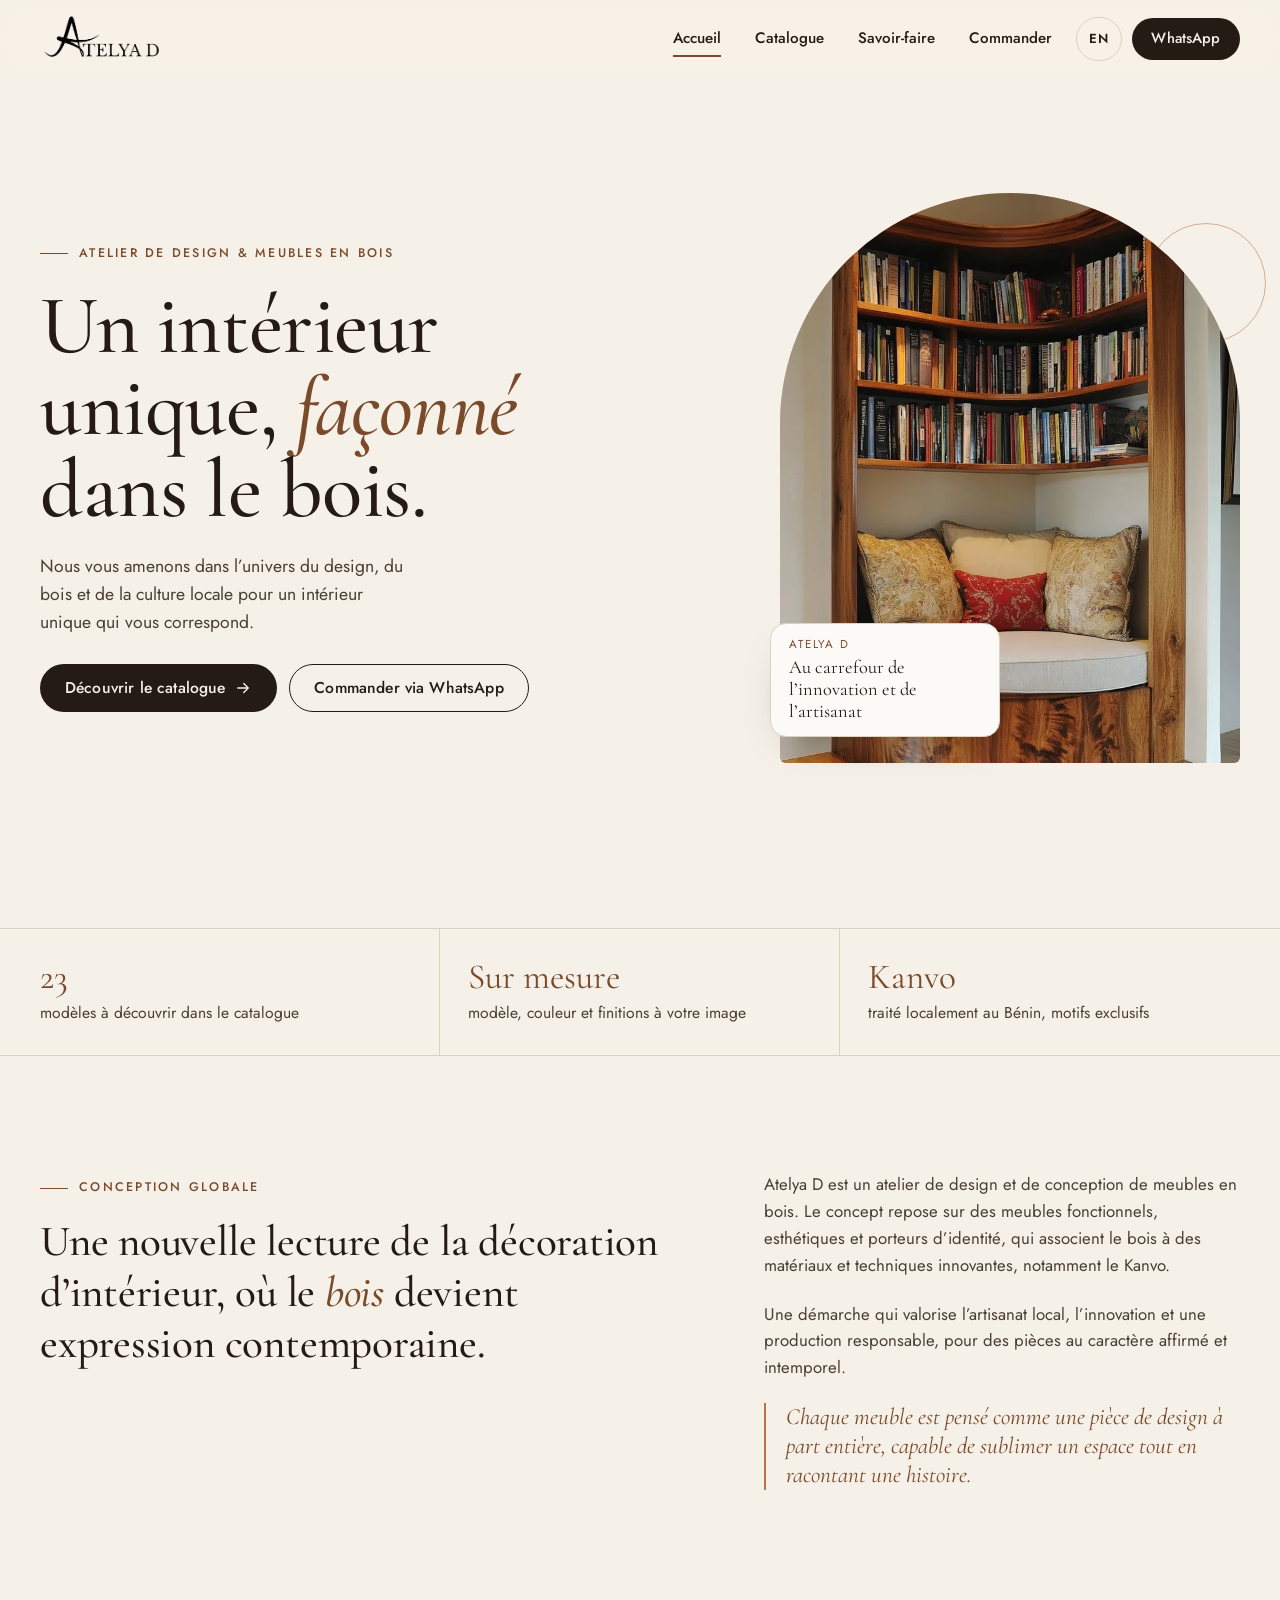
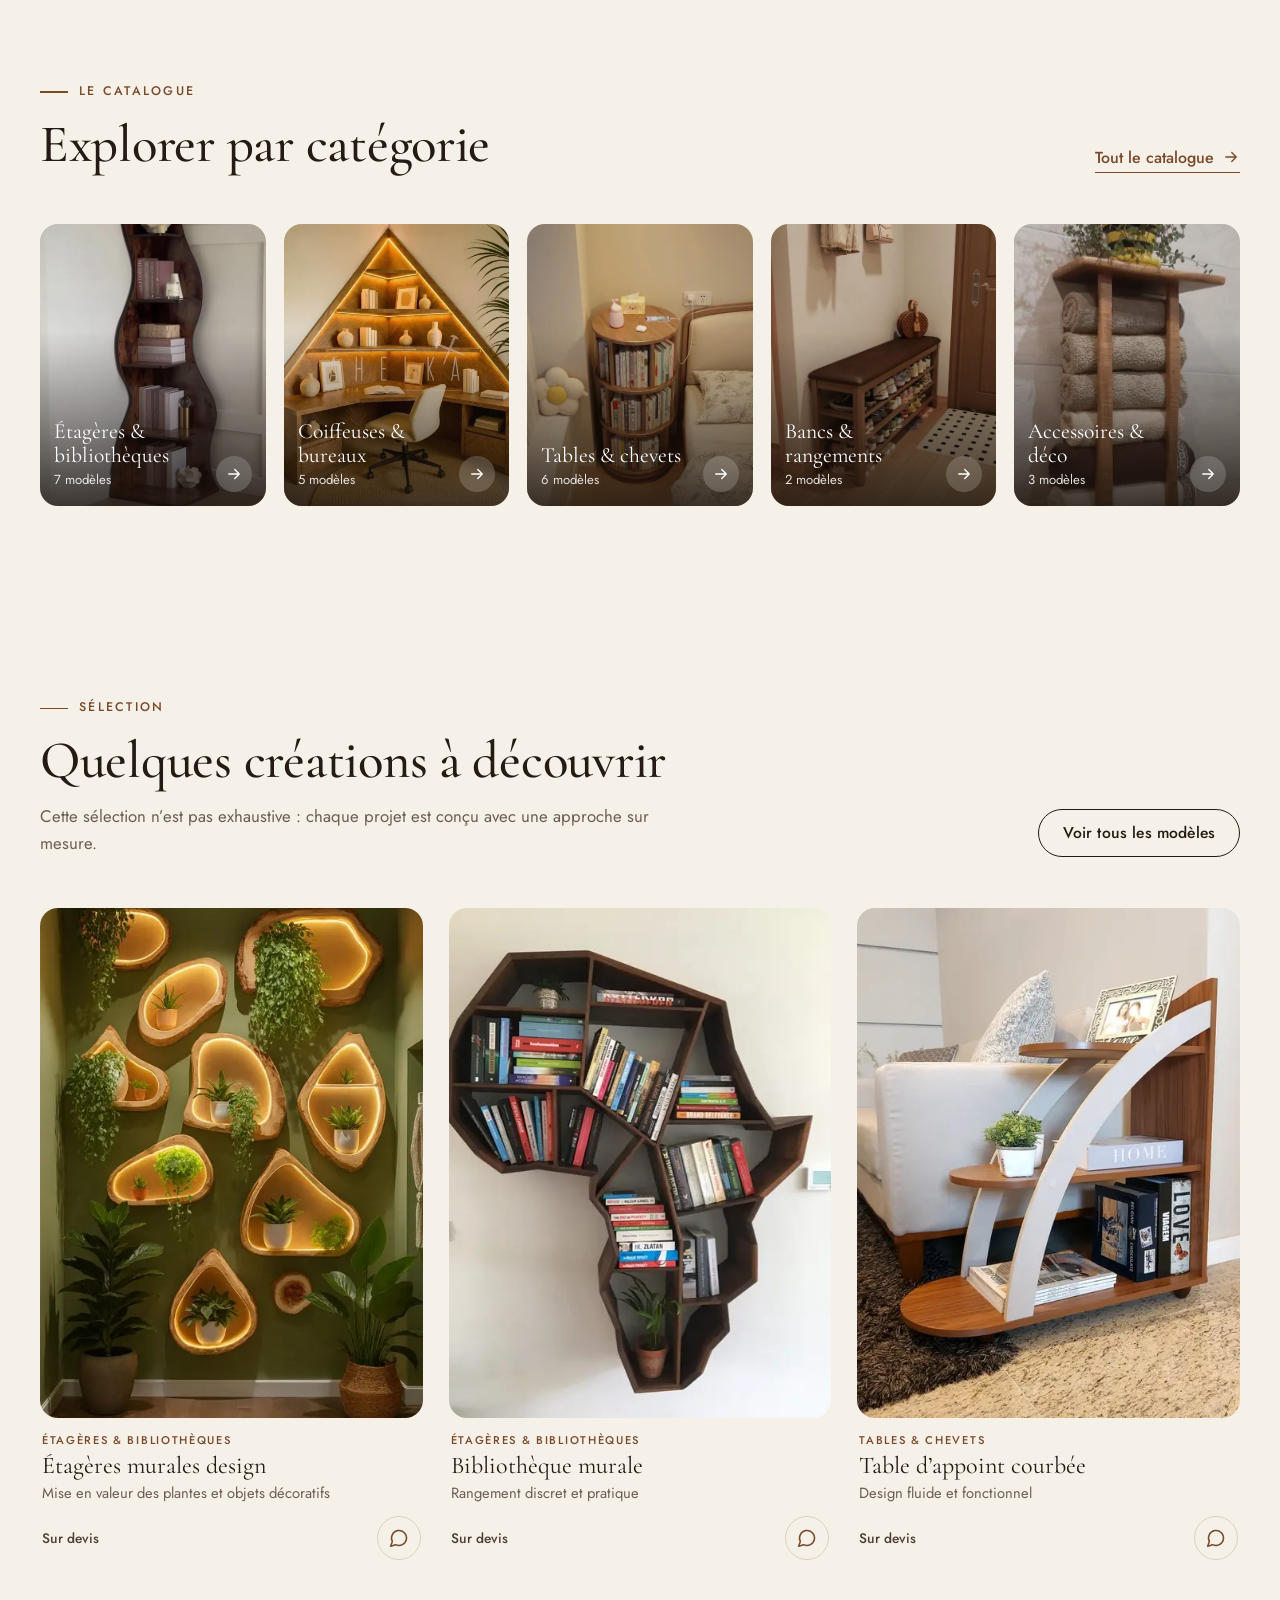
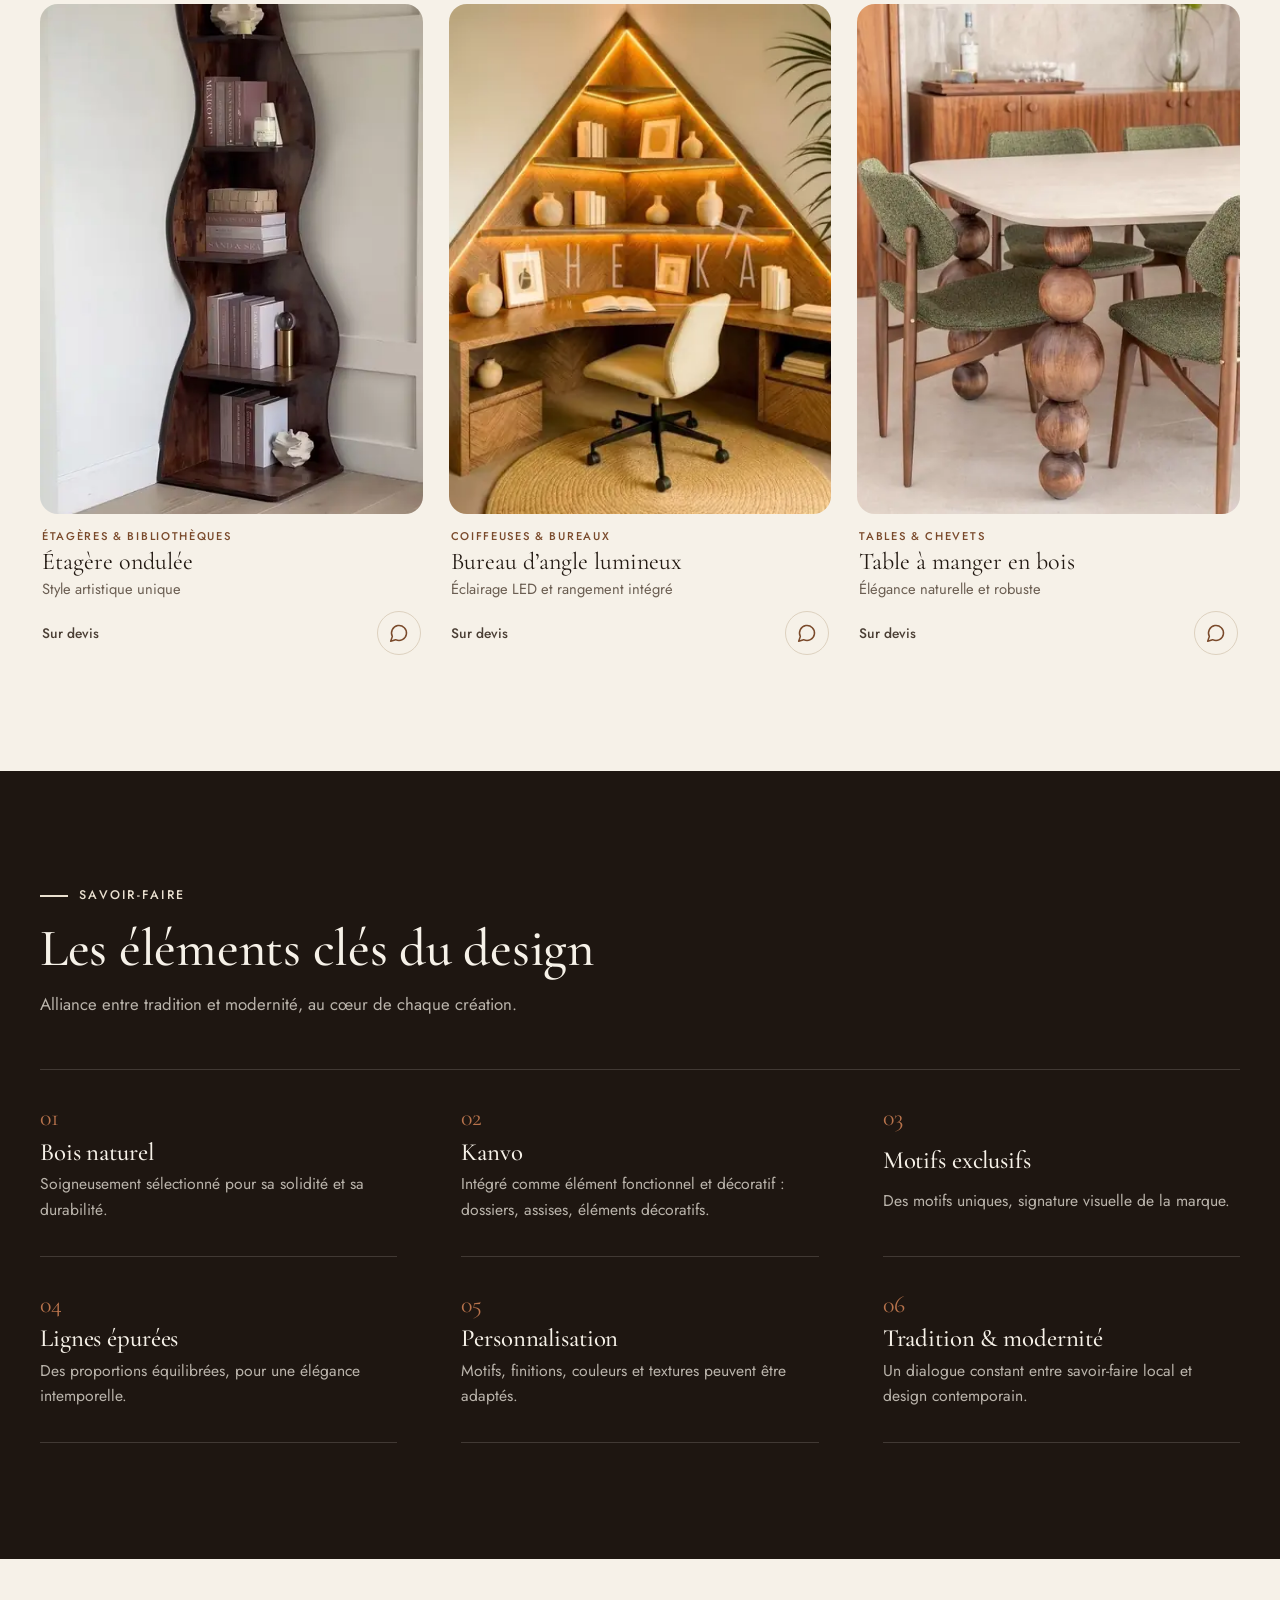
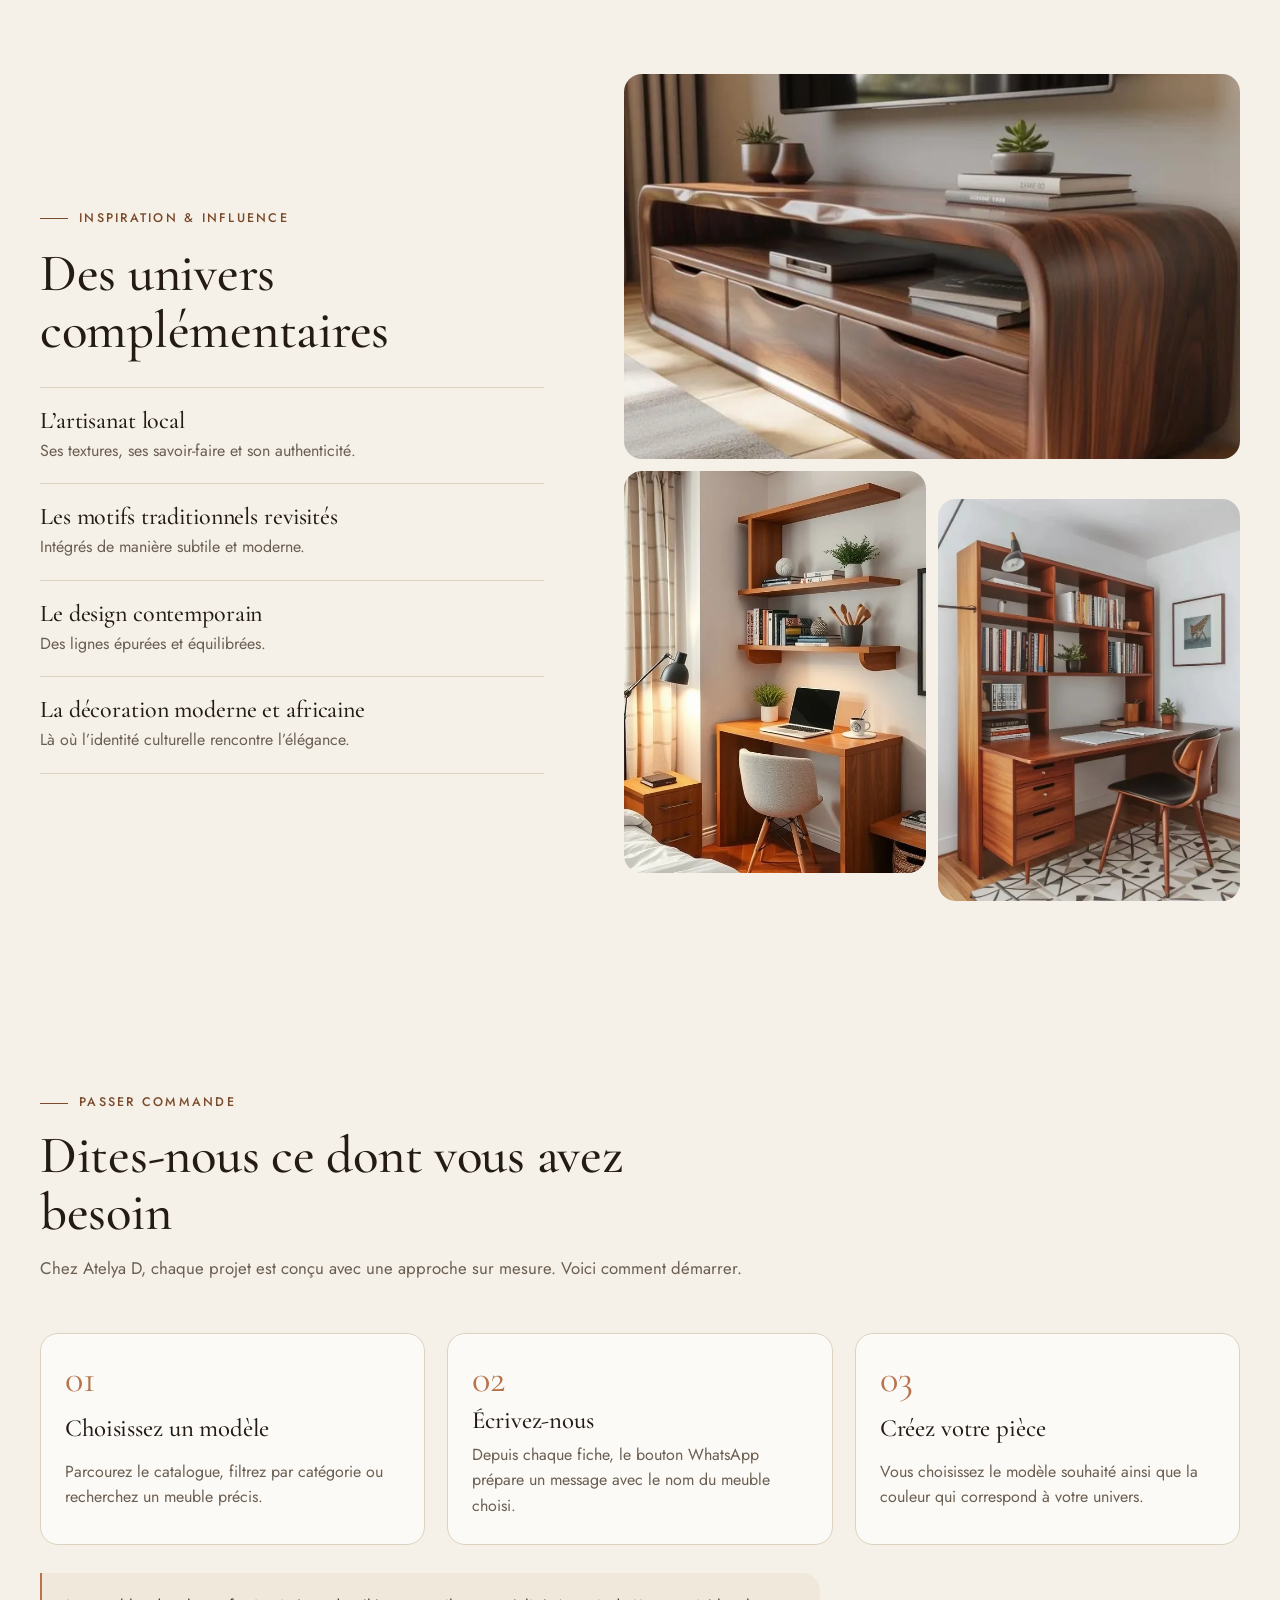
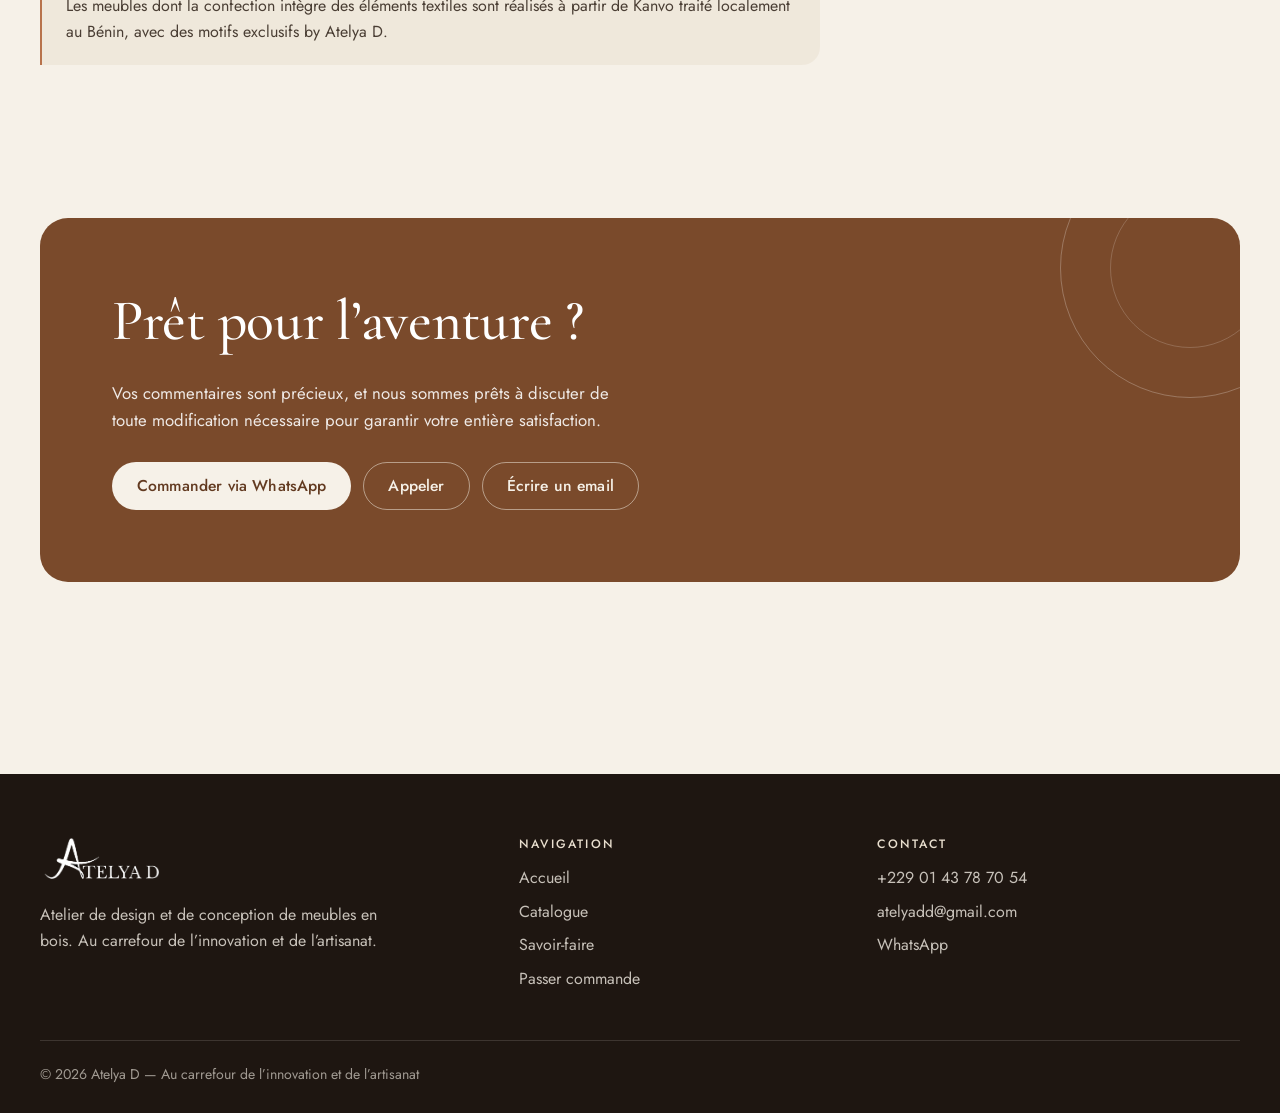
<file: index.html>
<!DOCTYPE html>
<html lang="fr">
<head>
  <meta charset="utf-8">
  <meta name="viewport" content="width=device-width, initial-scale=1">
  <title>Atelya D — Meubles en bois design &amp; sur mesure</title>
  <meta name="description" content="Atelya D, atelier de design et de conception de meubles en bois : étagères, coiffeuses, tables, bancs et accessoires sur mesure, au carrefour de l’innovation et de l’artisanat.">
  <meta name="theme-color" content="#f6f1e8">
  <link rel="canonical" href="https://atelyad.github.io/catalogue/">

  <meta property="og:type" content="website">
  <meta property="og:locale" content="fr_FR">
  <meta property="og:site_name" content="Atelya D">
  <meta property="og:title" content="Atelya D — Meubles en bois design & sur mesure">
  <meta property="og:description" content="Le design, le bois et la culture locale pour un intérieur unique qui vous correspond.">
  <meta property="og:url" content="https://atelyad.github.io/catalogue/">
  <meta property="og:image" content="https://atelyad.github.io/catalogue/images/og.jpg">
  <meta name="twitter:card" content="summary_large_image">

  <link rel="icon" type="image/png" sizes="32x32" href="images/favicon-32.png">
  <link rel="apple-touch-icon" href="images/apple-touch-icon.png">

  <link rel="preconnect" href="https://fonts.googleapis.com">
  <link rel="preconnect" href="https://fonts.gstatic.com" crossorigin>
  <link rel="stylesheet" href="https://fonts.googleapis.com/css2?family=Cormorant+Garamond:ital,wght@0,500;0,600;1,500&family=Jost:wght@400;500;600&display=swap">
  <link rel="stylesheet" href="assets/css/style.css">
  <link rel="preload" as="image" href="images/hero.webp" type="image/webp" fetchpriority="high">

  <script type="application/ld+json">
  {
    "@context": "https://schema.org",
    "@type": "Organization",
    "name": "Atelya D",
    "url": "https://atelyad.github.io/catalogue/",
    "logo": "https://atelyad.github.io/catalogue/images/logo.png",
    "description": "Atelier de design et de conception de meubles en bois, sur mesure.",
    "email": "atelyadd@gmail.com",
    "telephone": "+2290143787054",
    "slogan": "Au carrefour de l’innovation et de l’artisanat"
  }
  </script>
</head>
<body>
  <a class="skip-link" href="#contenu">Aller au contenu</a>

  <header class="site-header">
    <div class="container">
      <a class="brand" href="index.html" aria-label="Atelya D — accueil"><img src="images/logo.png" width="116" height="45" alt="Atelya D"></a>

      <nav class="site-nav" id="site-nav" aria-label="Navigation principale">
        <a class="nav-link" href="index.html" aria-current="page">Accueil</a>
        <a class="nav-link" href="catalogue.html">Catalogue</a>
        <a class="nav-link" href="#savoir-faire">Savoir-faire</a>
        <a class="nav-link" href="#commander">Commander</a>
        <a class="btn btn--accent" href="https://wa.me/2290143787054" data-wa="Bonjour Atelya D, je souhaite des informations sur vos meubles.">Commander via WhatsApp</a>
      </nav>

      <div class="header-actions">
        <button class="lang-btn notranslate" type="button" data-lang-toggle translate="no">EN</button>
        <a class="btn btn--primary btn--sm header-cta" href="https://wa.me/2290143787054" data-wa="Bonjour Atelya D, je souhaite des informations sur vos meubles.">WhatsApp</a>
        <button class="nav-toggle" type="button" aria-expanded="false" aria-controls="site-nav" aria-label="Ouvrir le menu"><span></span></button>
      </div>
    </div>
  </header>
  <div id="google_translate_element" aria-hidden="true"></div>

  <main id="contenu">

    <!-- HÉROS -->
    <section class="hero" aria-labelledby="hero-title">
      <div class="container hero__grid">
        <div class="hero__text">
          <span class="eyebrow">Atelier de design &amp; meubles en bois</span>
          <h1 id="hero-title">Un intérieur unique, <em>façonné</em> dans le bois.</h1>
          <p class="hero__lead">Nous vous amenons dans l’univers du design, du bois et de la culture locale pour un intérieur unique qui vous correspond.</p>
          <div class="hero__cta">
            <a class="btn btn--primary" href="catalogue.html">Découvrir le catalogue
              <svg viewBox="0 0 24 24" width="18" height="18" fill="none" stroke="currentColor" stroke-width="1.8" stroke-linecap="round" stroke-linejoin="round" aria-hidden="true"><path d="M5 12h14M13 6l6 6-6 6"/></svg>
            </a>
            <a class="btn btn--ghost" href="https://wa.me/2290143787054" data-wa="Bonjour Atelya D, je souhaite des informations sur vos meubles.">Commander via WhatsApp</a>
          </div>
        </div>

        <div class="hero__media">
          <div class="arch">
            <img src="images/hero.webp" width="736" height="1104" fetchpriority="high" alt="Coin lecture en bois massif avec étagères d’angle incurvées, assise capitonnée et coussins">
          </div>
          <div class="hero__badge"><small>Atelya D</small>Au carrefour de l’innovation et de l’artisanat</div>
          <span class="hero__ring" aria-hidden="true"></span>
        </div>
      </div>
    </section>

    <!-- CHIFFRES / PARTICULARITÉS -->
    <section class="facts" aria-label="Particularités d’Atelya D">
      <div class="container facts__grid">
        <div class="fact"><span class="fact__big" data-count-products>23</span><span class="fact__txt">modèles à découvrir dans le catalogue</span></div>
        <div class="fact"><span class="fact__big">Sur&nbsp;mesure</span><span class="fact__txt">modèle, couleur et finitions à votre image</span></div>
        <div class="fact"><span class="fact__big">Kanvo</span><span class="fact__txt">traité localement au Bénin, motifs exclusifs</span></div>
      </div>
    </section>

    <!-- CONCEPT -->
    <section class="section" id="concept" aria-labelledby="concept-title">
      <div class="container concept__grid">
        <div class="reveal">
          <span class="eyebrow">Conception globale</span>
          <h2 id="concept-title" class="concept__lead" style="margin-top:18px">Une nouvelle lecture de la décoration d’intérieur, où le <em>bois</em> devient expression contemporaine.</h2>
        </div>
        <div class="concept__side reveal">
          <p>Atelya D est un atelier de design et de conception de meubles en bois. Le concept repose sur des meubles fonctionnels, esthétiques et porteurs d’identité, qui associent le bois à des matériaux et techniques innovantes, notamment le Kanvo.</p>
          <p>Une démarche qui valorise l’artisanat local, l’innovation et une production responsable, pour des pièces au caractère affirmé et intemporel.</p>
          <p class="pullquote">Chaque meuble est pensé comme une pièce de design à part entière, capable de sublimer un espace tout en racontant une histoire.</p>
        </div>
      </div>
    </section>

    <!-- CATÉGORIES -->
    <section class="section section--tight" aria-labelledby="cat-title">
      <div class="container">
        <div class="section__head section__head--row reveal">
          <div>
            <span class="eyebrow">Le catalogue</span>
            <h2 id="cat-title">Explorer par catégorie</h2>
          </div>
          <a class="link-arrow" href="catalogue.html">Tout le catalogue
            <svg viewBox="0 0 24 24" width="18" height="18" fill="none" stroke="currentColor" stroke-width="1.8" stroke-linecap="round" stroke-linejoin="round" aria-hidden="true"><path d="M5 12h14M13 6l6 6-6 6"/></svg>
          </a>
        </div>
        <div class="cat-grid" id="home-categories"></div>
        <noscript><p><a class="link-arrow" href="catalogue.html">Voir le catalogue</a></p></noscript>
      </div>
    </section>

    <!-- SÉLECTION -->
    <section class="section" aria-labelledby="sel-title">
      <div class="container">
        <div class="section__head section__head--row reveal">
          <div>
            <span class="eyebrow">Sélection</span>
            <h2 id="sel-title">Quelques créations à découvrir</h2>
            <p>Cette sélection n’est pas exhaustive : chaque projet est conçu avec une approche sur mesure.</p>
          </div>
          <a class="btn btn--ghost" href="catalogue.html">Voir tous les modèles</a>
        </div>
        <div class="grid" id="home-featured"></div>
      </div>
    </section>

    <!-- SAVOIR-FAIRE -->
    <section class="section dark" id="savoir-faire" aria-labelledby="keys-title">
      <div class="container">
        <div class="section__head reveal">
          <span class="eyebrow">Savoir-faire</span>
          <h2 id="keys-title">Les éléments clés du design</h2>
          <p>Alliance entre tradition et modernité, au cœur de chaque création.</p>
        </div>
        <div class="keys">
          <div class="key reveal"><span class="key__n">01</span><h3>Bois naturel</h3><p>Soigneusement sélectionné pour sa solidité et sa durabilité.</p></div>
          <div class="key reveal"><span class="key__n">02</span><h3>Kanvo</h3><p>Intégré comme élément fonctionnel et décoratif : dossiers, assises, éléments décoratifs.</p></div>
          <div class="key reveal"><span class="key__n">03</span><h3>Motifs exclusifs</h3><p>Des motifs uniques, signature visuelle de la marque.</p></div>
          <div class="key reveal"><span class="key__n">04</span><h3>Lignes épurées</h3><p>Des proportions équilibrées, pour une élégance intemporelle.</p></div>
          <div class="key reveal"><span class="key__n">05</span><h3>Personnalisation</h3><p>Motifs, finitions, couleurs et textures peuvent être adaptés.</p></div>
          <div class="key reveal"><span class="key__n">06</span><h3>Tradition &amp; modernité</h3><p>Un dialogue constant entre savoir-faire local et design contemporain.</p></div>
        </div>
      </div>
    </section>

    <!-- INSPIRATION -->
    <section class="section" aria-labelledby="inspo-title">
      <div class="container inspo__grid">
        <div class="reveal">
          <span class="eyebrow">Inspiration &amp; influence</span>
          <h2 id="inspo-title" style="font-size:clamp(2rem,4.6vw,3.3rem);margin:16px 0 28px">Des univers complémentaires</h2>
          <div class="inspo__list">
            <div class="inspo__item"><h3>L’artisanat local</h3><p>Ses textures, ses savoir-faire et son authenticité.</p></div>
            <div class="inspo__item"><h3>Les motifs traditionnels revisités</h3><p>Intégrés de manière subtile et moderne.</p></div>
            <div class="inspo__item"><h3>Le design contemporain</h3><p>Des lignes épurées et équilibrées.</p></div>
            <div class="inspo__item"><h3>La décoration moderne et africaine</h3><p>Là où l’identité culturelle rencontre l’élégance.</p></div>
          </div>
        </div>
        <div class="inspo__pics reveal">
          <figure class="p1"><img src="images/inspiration/01.webp" width="736" height="736" loading="lazy" decoding="async" alt="Meuble bas suspendu en bois sombre veiné, avec tiroirs, sous un téléviseur"></figure>
          <figure class="p2"><img src="images/inspiration/02.webp" width="576" height="1024" loading="lazy" decoding="async" alt="Coin bureau en bois avec étagères murales et plantes"></figure>
          <figure class="p3"><img src="images/inspiration/03.webp" width="736" height="1104" loading="lazy" decoding="async" alt="Grand bureau en bois avec bibliothèque intégrée et tiroirs"></figure>
        </div>
      </div>
    </section>

    <!-- COMMANDER -->
    <section class="section section--tight" id="commander" aria-labelledby="order-title">
      <div class="container">
        <div class="section__head reveal">
          <span class="eyebrow">Passer commande</span>
          <h2 id="order-title">Dites-nous ce dont vous avez besoin</h2>
          <p>Chez Atelya D, chaque projet est conçu avec une approche sur mesure. Voici comment démarrer.</p>
        </div>
        <ol class="steps" style="list-style:none;padding:0;margin:0">
          <li class="step reveal"><h3>Choisissez un modèle</h3><p>Parcourez le catalogue, filtrez par catégorie ou recherchez un meuble précis.</p></li>
          <li class="step reveal"><h3>Écrivez-nous</h3><p>Depuis chaque fiche, le bouton WhatsApp prépare un message avec le nom du meuble choisi.</p></li>
          <li class="step reveal"><h3>Créez votre pièce</h3><p>Vous choisissez le modèle souhaité ainsi que la couleur qui correspond à votre univers.</p></li>
        </ol>
        <p class="order-note reveal">Les meubles dont la confection intègre des éléments textiles sont réalisés à partir de Kanvo traité localement au Bénin, avec des motifs exclusifs by Atelya D.</p>
      </div>
    </section>

    <!-- CONTACT -->
    <section class="section section--tight" id="contact" aria-labelledby="contact-title">
      <div class="container">
        <div class="cta-band reveal">
          <h2 id="contact-title">Prêt pour l’aventure ?</h2>
          <p>Vos commentaires sont précieux, et nous sommes prêts à discuter de toute modification nécessaire pour garantir votre entière satisfaction.</p>
          <div class="cta-band__actions">
            <a class="btn btn--light" href="https://wa.me/2290143787054" data-wa="Bonjour Atelya D, je souhaite des informations sur vos meubles.">Commander via WhatsApp</a>
            <a class="btn btn--outline-light" href="tel:+2290143787054" data-tel>Appeler</a>
            <a class="btn btn--outline-light" href="mailto:atelyadd@gmail.com" data-mail>Écrire un email</a>
          </div>
        </div>
      </div>
    </section>
  </main>

  <footer class="site-footer">
    <div class="container">
      <div class="footer__grid">
        <div class="footer__brand">
          <img src="images/logo.png" width="116" height="45" alt="Atelya D" loading="lazy">
          <p>Atelier de design et de conception de meubles en bois. Au carrefour de l’innovation et de l’artisanat.</p>
        </div>
        <div class="footer__col">
          <h2>Navigation</h2>
          <ul>
            <li><a href="index.html">Accueil</a></li>
            <li><a href="catalogue.html">Catalogue</a></li>
            <li><a href="index.html#savoir-faire">Savoir-faire</a></li>
            <li><a href="index.html#commander">Passer commande</a></li>
          </ul>
        </div>
        <div class="footer__col">
          <h2>Contact</h2>
          <ul>
            <li><a href="tel:+2290143787054" data-tel data-show class="notranslate" translate="no">+229 01 43 78 70 54</a></li>
            <li><a href="mailto:atelyadd@gmail.com" data-mail data-show>atelyadd@gmail.com</a></li>
            <li><a href="https://wa.me/2290143787054" data-wa="Bonjour Atelya D, je souhaite des informations sur vos meubles.">WhatsApp</a></li>
          </ul>
          <ul data-socials hidden style="margin-top:14px"></ul>
        </div>
      </div>
      <div class="footer__bottom">
        <span>© <span data-year>2026</span> Atelya D — Au carrefour de l’innovation et de l’artisanat</span>
      </div>
    </div>
  </footer>

  <script src="data/products.js" defer></script>
  <script src="assets/js/site.js" defer></script>
  <script src="assets/js/home.js" defer></script>
</body>
</html>
</file>
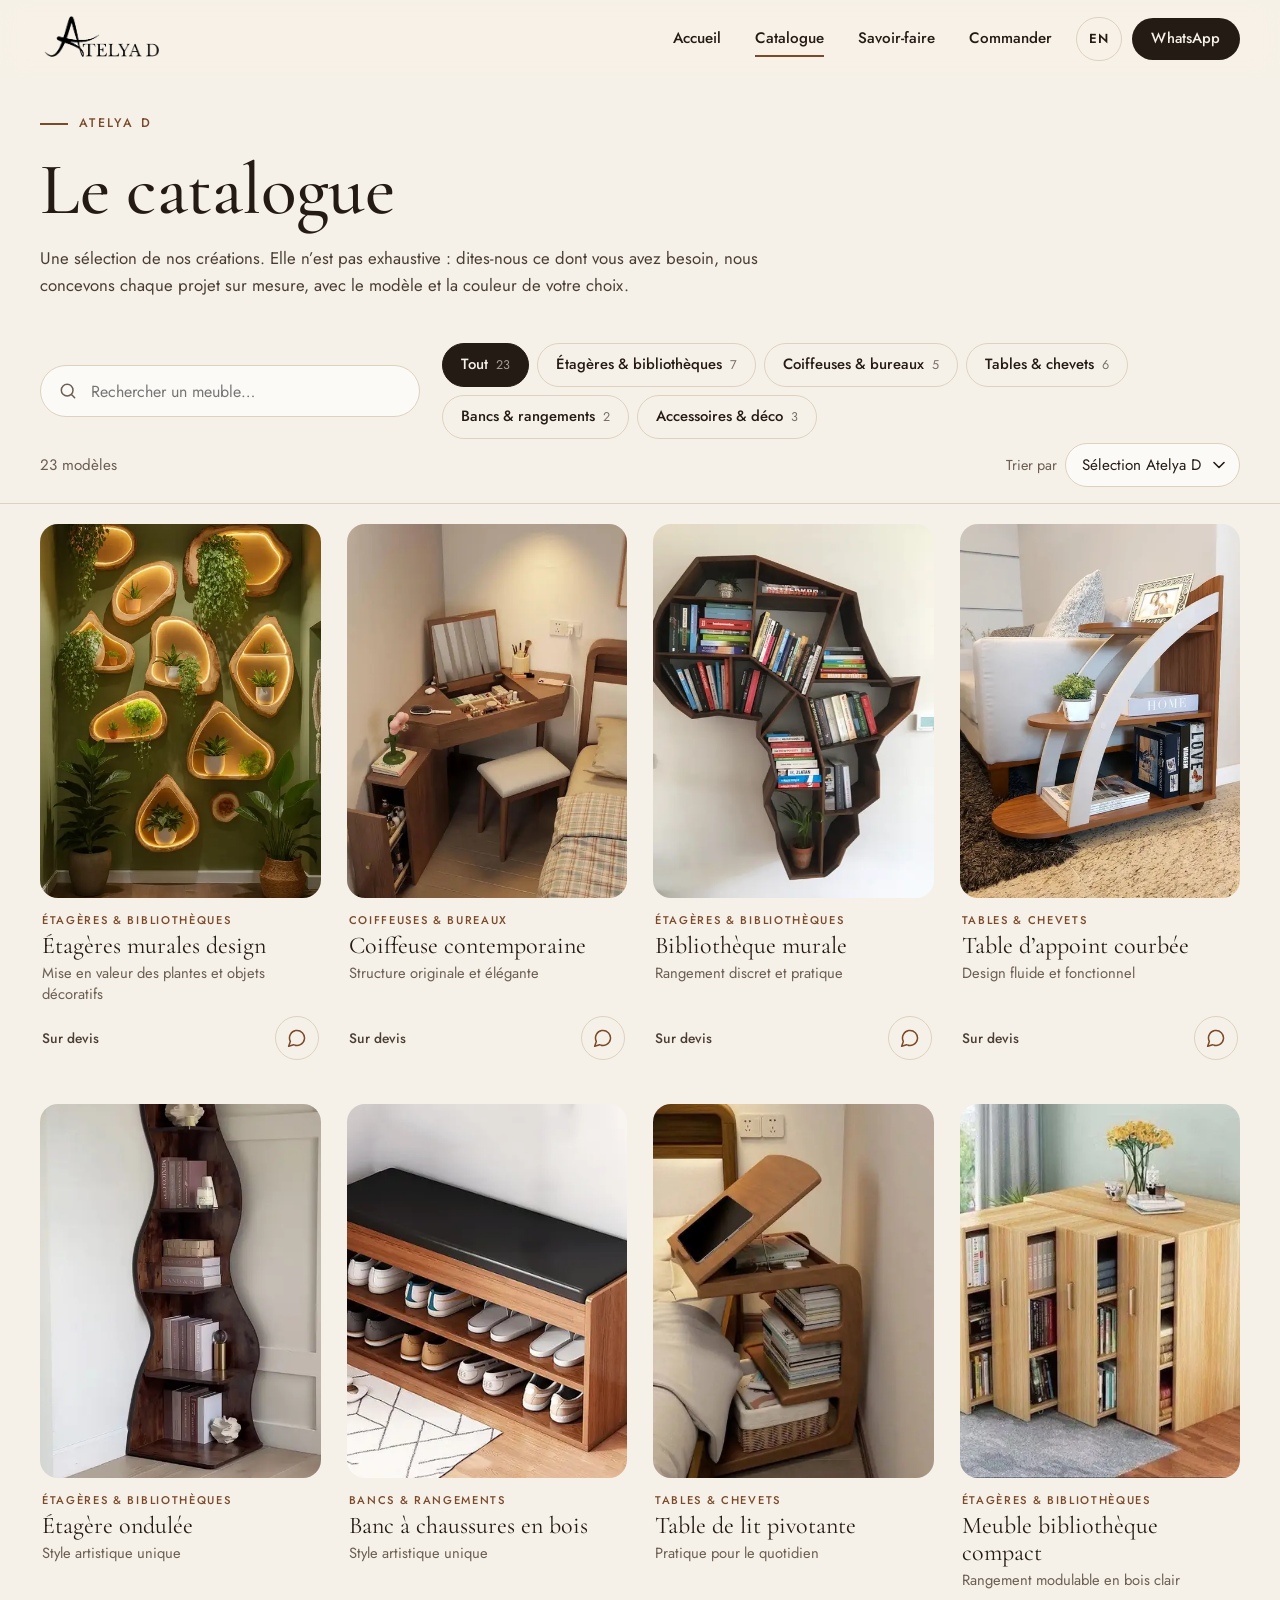
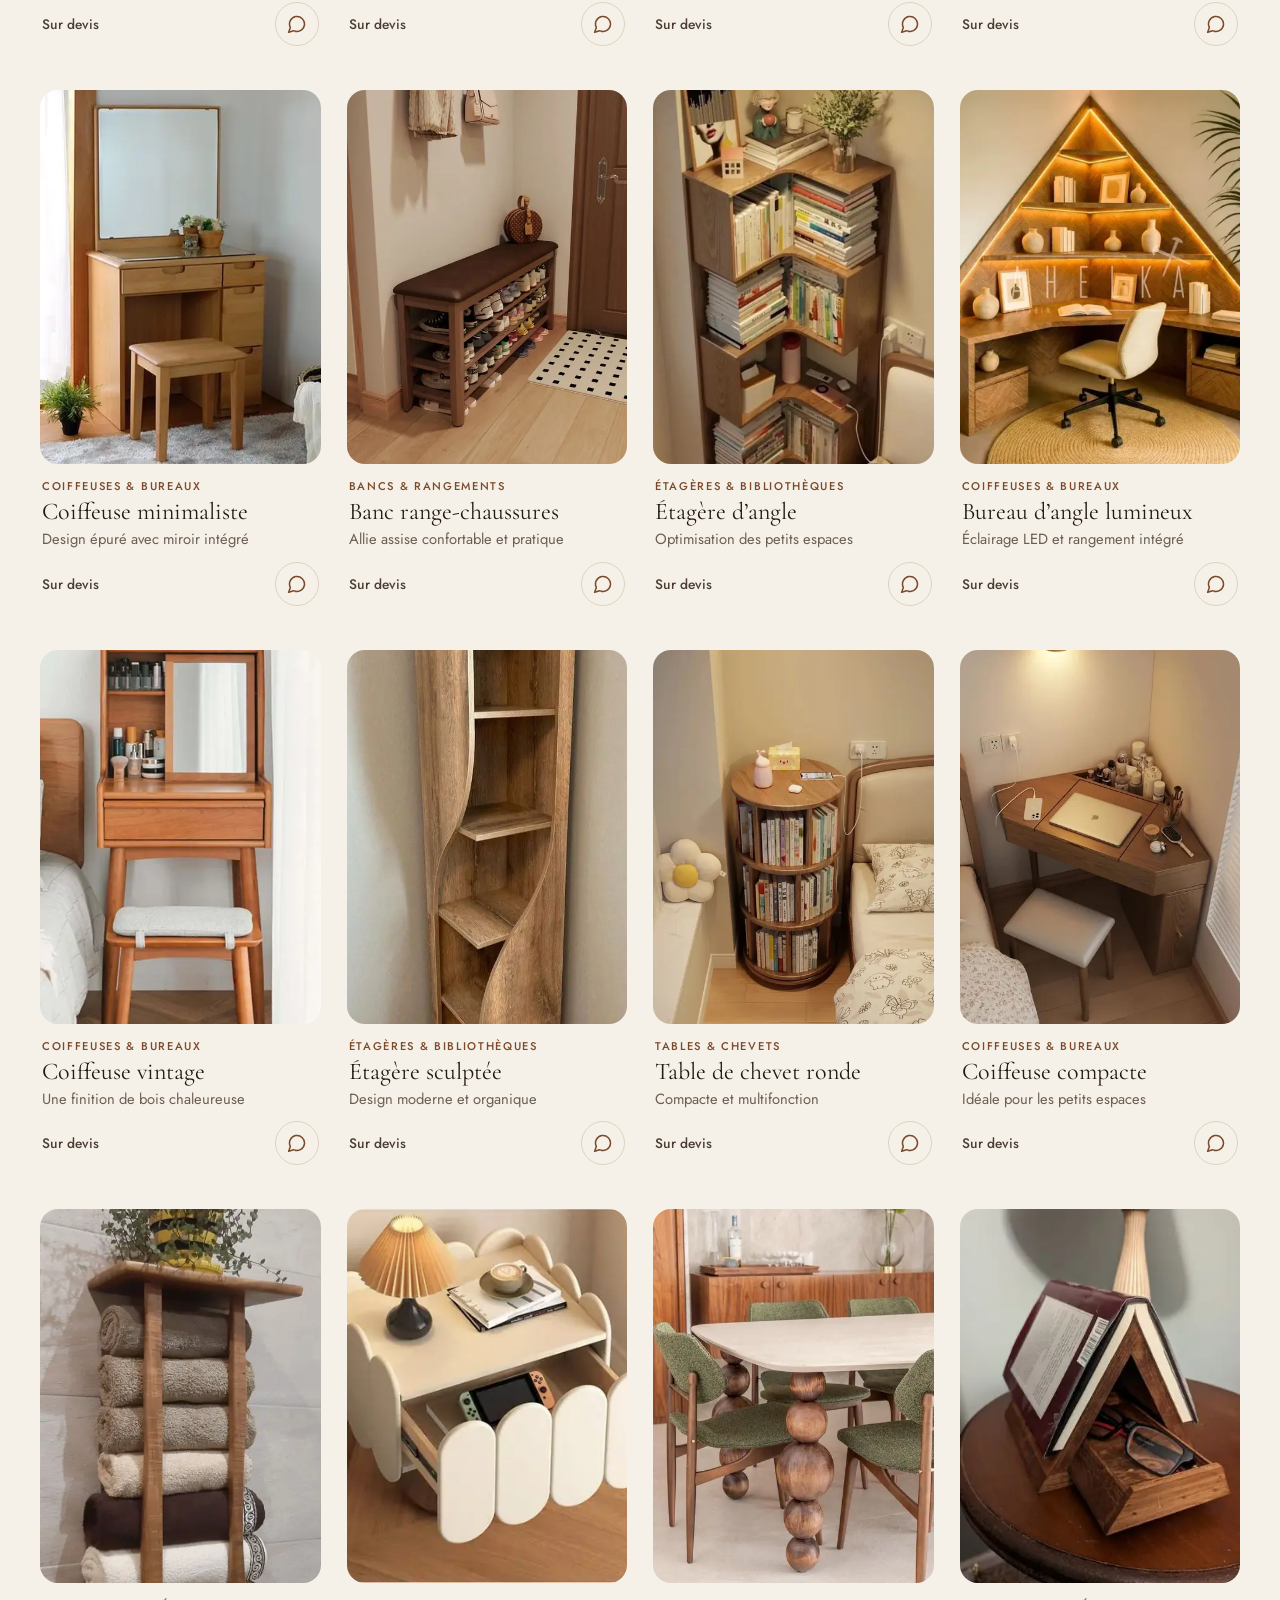
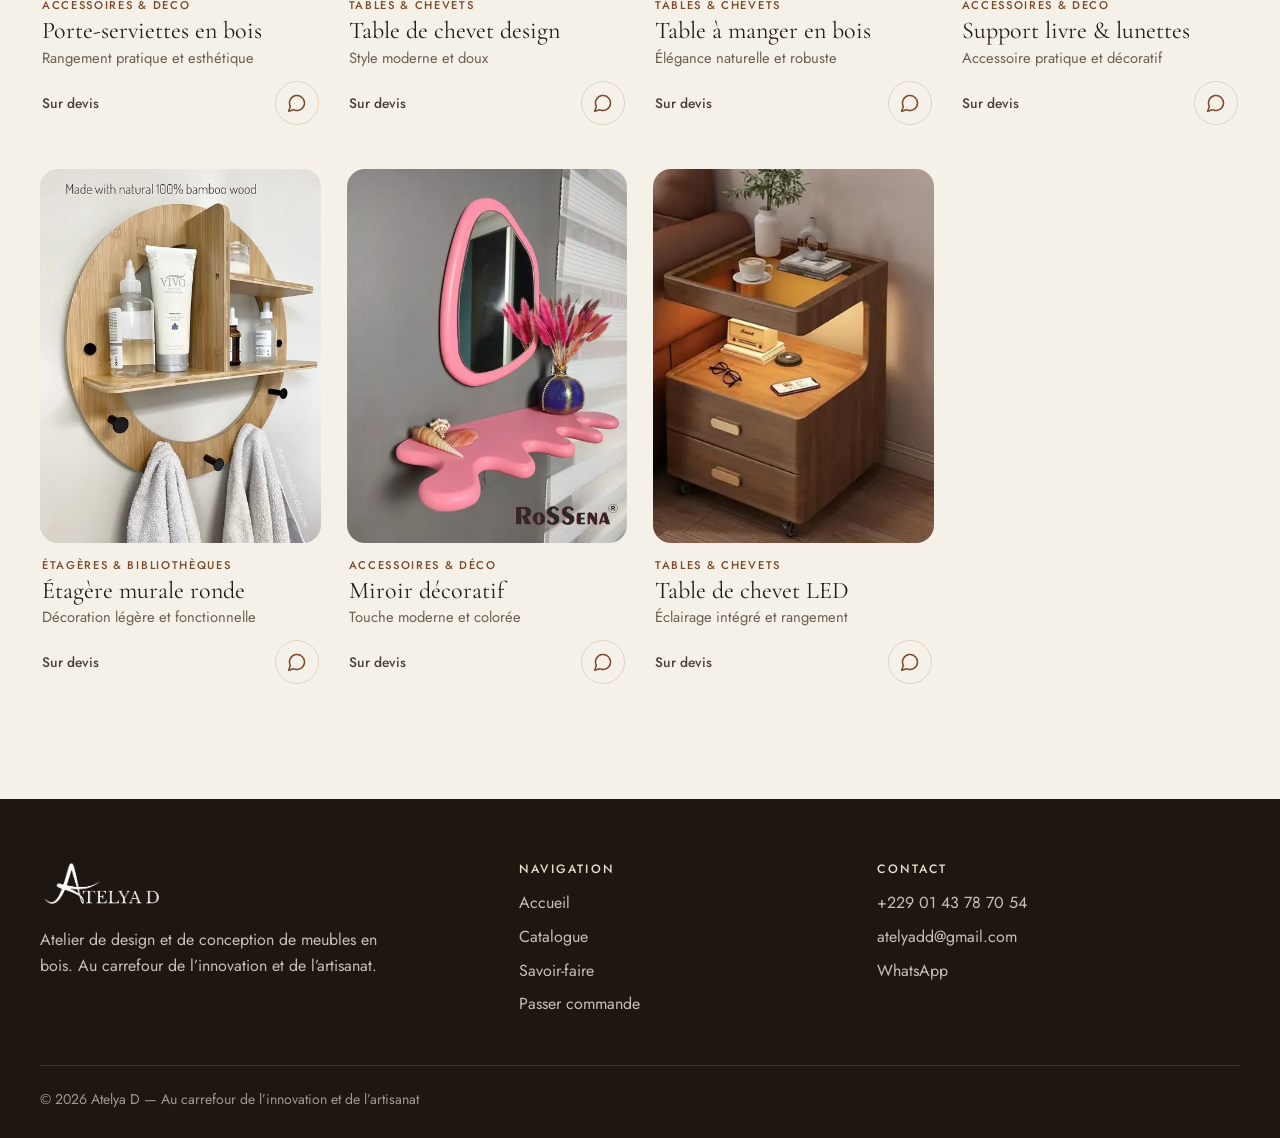
<file: catalogue.html>
<!DOCTYPE html>
<html lang="fr">
<head>
  <meta charset="utf-8">
  <meta name="viewport" content="width=device-width, initial-scale=1">
  <title>Catalogue — Atelya D</title>
  <meta name="description" content="Le catalogue Atelya D : étagères, bibliothèques, coiffeuses, bureaux, tables, chevets, bancs et accessoires en bois. Recherchez, filtrez et commandez sur mesure via WhatsApp.">
  <meta name="theme-color" content="#f6f1e8">
  <link rel="canonical" href="https://atelyad.github.io/catalogue/catalogue.html">

  <meta property="og:type" content="website">
  <meta property="og:locale" content="fr_FR">
  <meta property="og:site_name" content="Atelya D">
  <meta property="og:title" content="Catalogue — Atelya D">
  <meta property="og:description" content="Meubles en bois design et sur mesure : découvrez tous les modèles Atelya D.">
  <meta property="og:url" content="https://atelyad.github.io/catalogue/catalogue.html">
  <meta property="og:image" content="https://atelyad.github.io/catalogue/images/og.jpg">
  <meta name="twitter:card" content="summary_large_image">

  <link rel="icon" type="image/png" sizes="32x32" href="images/favicon-32.png">
  <link rel="apple-touch-icon" href="images/apple-touch-icon.png">

  <link rel="preconnect" href="https://fonts.googleapis.com">
  <link rel="preconnect" href="https://fonts.gstatic.com" crossorigin>
  <link rel="stylesheet" href="https://fonts.googleapis.com/css2?family=Cormorant+Garamond:ital,wght@0,500;0,600;1,500&family=Jost:wght@400;500;600&display=swap">
  <link rel="stylesheet" href="assets/css/style.css">
</head>
<body>
  <a class="skip-link" href="#contenu">Aller au contenu</a>

  <header class="site-header">
    <div class="container">
      <a class="brand" href="index.html" aria-label="Atelya D — accueil"><img src="images/logo.png" width="116" height="45" alt="Atelya D"></a>

      <nav class="site-nav" id="site-nav" aria-label="Navigation principale">
        <a class="nav-link" href="index.html">Accueil</a>
        <a class="nav-link" href="catalogue.html" aria-current="page">Catalogue</a>
        <a class="nav-link" href="index.html#savoir-faire">Savoir-faire</a>
        <a class="nav-link" href="index.html#commander">Commander</a>
        <a class="btn btn--accent" href="https://wa.me/2290143787054" data-wa="Bonjour Atelya D, je souhaite des informations sur vos meubles.">Commander via WhatsApp</a>
      </nav>

      <div class="header-actions">
        <button class="lang-btn notranslate" type="button" data-lang-toggle translate="no">EN</button>
        <a class="btn btn--primary btn--sm header-cta" href="https://wa.me/2290143787054" data-wa="Bonjour Atelya D, je souhaite des informations sur vos meubles.">WhatsApp</a>
        <button class="nav-toggle" type="button" aria-expanded="false" aria-controls="site-nav" aria-label="Ouvrir le menu"><span></span></button>
      </div>
    </div>
  </header>
  <div id="google_translate_element" aria-hidden="true"></div>

  <main id="contenu">
    <section class="page-head">
      <div class="container page-head__inner">
        <span class="eyebrow">Atelya D</span>
        <h1>Le catalogue</h1>
        <p>Une sélection de nos créations. Elle n’est pas exhaustive : dites-nous ce dont vous avez besoin, nous concevons chaque projet sur mesure, avec le modèle et la couleur de votre choix.</p>
      </div>
    </section>

    <section class="toolbar" aria-label="Recherche et filtres">
      <div class="container">
        <div class="toolbar__row">
          <div class="search" role="search">
            <label class="visually-hidden" for="q">Rechercher un meuble</label>
            <svg class="search__icon" viewBox="0 0 24 24" width="20" height="20" fill="none" stroke="currentColor" stroke-width="1.8" stroke-linecap="round" aria-hidden="true"><circle cx="11" cy="11" r="7"/><path d="m20 20-3.5-3.5"/></svg>
            <input id="q" type="search" placeholder="Rechercher un meuble…" autocomplete="off" enterkeyhint="search">
            <button class="search__clear" id="q-clear" type="button" aria-label="Effacer la recherche" hidden>&times;</button>
          </div>
          <div class="chips" id="chips" role="group" aria-label="Filtrer par catégorie"></div>
        </div>
        <div class="toolbar__meta">
          <p class="results" id="count" role="status" aria-live="polite"></p>
          <label class="select">Trier par
            <select id="sort" aria-label="Trier les produits"></select>
          </label>
        </div>
      </div>
    </section>

    <section class="catalogue-main">
      <div class="container">
        <noscript><p class="empty">Le catalogue nécessite JavaScript. Écrivez-nous sur <a href="https://wa.me/2290143787054">WhatsApp</a> pour recevoir nos modèles.</p></noscript>
        <div class="grid grid--4" id="grid"></div>

        <div class="empty" id="empty" hidden>
          <h2>Aucun résultat</h2>
          <p id="empty-text">Aucun modèle ne correspond à votre recherche.</p>
          <p>Essayez un autre mot, ou décrivez-nous votre idée : nous réalisons aussi des pièces sur mesure.</p>
          <div class="empty__actions">
            <button class="btn btn--ghost" id="empty-reset" type="button">Réinitialiser les filtres</button>
            <a class="btn btn--accent" id="empty-wa" href="https://wa.me/2290143787054" target="_blank" rel="noopener">Décrire mon besoin sur WhatsApp</a>
          </div>
        </div>
      </div>
    </section>
  </main>

  <!-- Fiche produit -->
  <dialog class="dlg" id="product-dialog" aria-labelledby="dlg-title">
    <button class="icon-btn dlg__close" id="dlg-close" type="button" aria-label="Fermer la fiche produit">
      <svg viewBox="0 0 24 24" width="20" height="20" fill="none" stroke="currentColor" stroke-width="1.8" stroke-linecap="round" aria-hidden="true"><path d="M6 6l12 12M18 6 6 18"/></svg>
    </button>
    <div class="dlg__scroll" id="dlg-body">
      <div class="dlg__media">
        <img id="dlg-img" src="[data-uri]" alt="" width="736" height="920">
        <button class="icon-btn dlg__nav dlg__nav--prev" id="dlg-prev" type="button" aria-label="Produit précédent">
          <svg viewBox="0 0 24 24" width="20" height="20" fill="none" stroke="currentColor" stroke-width="1.8" stroke-linecap="round" stroke-linejoin="round" aria-hidden="true"><path d="m15 5-7 7 7 7"/></svg>
        </button>
        <button class="icon-btn dlg__nav dlg__nav--next" id="dlg-next" type="button" aria-label="Produit suivant">
          <svg viewBox="0 0 24 24" width="20" height="20" fill="none" stroke="currentColor" stroke-width="1.8" stroke-linecap="round" stroke-linejoin="round" aria-hidden="true"><path d="m9 5 7 7-7 7"/></svg>
        </button>
      </div>
      <div class="dlg__body">
        <span class="dlg__cat" id="dlg-cat"></span>
        <h2 class="dlg__title" id="dlg-title"></h2>
        <p class="dlg__desc" id="dlg-desc"></p>
        <span class="dlg__price" id="dlg-price"></span>
        <ul class="dlg__facts">
          <li>Réalisation sur mesure : modèle, couleur, motifs, finitions et textures personnalisables.</li>
          <li>Si le meuble comporte des éléments textiles, ils sont réalisés en Kanvo traité localement au Bénin, avec des motifs exclusifs by Atelya D.</li>
        </ul>
        <div class="dlg__actions">
          <a class="btn btn--accent" id="dlg-wa" href="https://wa.me/2290143787054" target="_blank" rel="noopener">
            <svg viewBox="0 0 24 24" width="20" height="20" fill="none" stroke="currentColor" stroke-width="1.8" stroke-linecap="round" stroke-linejoin="round" aria-hidden="true"><path d="M7.9 20A9 9 0 1 0 4 16.1L2 22Z"/></svg>
            Commander via WhatsApp
          </a>
          <button class="btn btn--ghost" id="dlg-share" type="button">Partager</button>
        </div>
        <p class="dlg__status" id="dlg-status" role="status" aria-live="polite"></p>
      </div>
    </div>
  </dialog>

  <footer class="site-footer">
    <div class="container">
      <div class="footer__grid">
        <div class="footer__brand">
          <img src="images/logo.png" width="116" height="45" alt="Atelya D" loading="lazy">
          <p>Atelier de design et de conception de meubles en bois. Au carrefour de l’innovation et de l’artisanat.</p>
        </div>
        <div class="footer__col">
          <h2>Navigation</h2>
          <ul>
            <li><a href="index.html">Accueil</a></li>
            <li><a href="catalogue.html">Catalogue</a></li>
            <li><a href="index.html#savoir-faire">Savoir-faire</a></li>
            <li><a href="index.html#commander">Passer commande</a></li>
          </ul>
        </div>
        <div class="footer__col">
          <h2>Contact</h2>
          <ul>
            <li><a href="tel:+2290143787054" data-tel data-show class="notranslate" translate="no">+229 01 43 78 70 54</a></li>
            <li><a href="mailto:atelyadd@gmail.com" data-mail data-show>atelyadd@gmail.com</a></li>
            <li><a href="https://wa.me/2290143787054" data-wa="Bonjour Atelya D, je souhaite des informations sur vos meubles.">WhatsApp</a></li>
          </ul>
          <ul data-socials hidden style="margin-top:14px"></ul>
        </div>
      </div>
      <div class="footer__bottom">
        <span>© <span data-year>2026</span> Atelya D — Au carrefour de l’innovation et de l’artisanat</span>
      </div>
    </div>
  </footer>

  <script src="data/products.js" defer></script>
  <script src="assets/js/site.js" defer></script>
  <script src="assets/js/catalogue.js" defer></script>
</body>
</html>
</file>
<file: assets/css/style.css>
/* ==========================================================================
   ATELYA D — feuille de style unique
   Palette : ivoire, brun noyer, terre cuite, sable — inspirée du bois.
   Approche mobile-first.
   ========================================================================== */

:root {
  --ivory: #f6f1e8;
  --paper: #fcfaf6;
  --sand: #e9dfcf;
  --line: #ddd1bf;
  --ink: #241b14;
  --ink-soft: #4a3e34;
  --muted: #6b5e52;
  --walnut: #7a4a2b;
  --walnut-dark: #623a20;
  --terra: #b8734c;
  --dark: #1e1611;

  --serif: "Cormorant Garamond", "Iowan Old Style", "Palatino Linotype", Palatino, Georgia, serif;
  --sans: "Jost", system-ui, -apple-system, "Segoe UI", Roboto, "Helvetica Neue", Arial, sans-serif;

  --header-h: 68px;
  --gutter: 20px;
  --maxw: 1200px;
  --radius: 18px;
  --ease: cubic-bezier(.22, .61, .36, 1);
}

@media (min-width: 760px) {
  :root { --gutter: 32px; --header-h: 78px; }
}

/* ---------- Base ---------- */
*, *::before, *::after { box-sizing: border-box; }
html { scroll-behavior: smooth; -webkit-text-size-adjust: 100%; scroll-padding-top: calc(var(--header-h) + 12px); }
body {
  margin: 0;
  font-family: var(--sans);
  font-size: 1rem;
  line-height: 1.6;
  color: var(--ink);
  background: var(--ivory);
  -webkit-font-smoothing: antialiased;
  text-rendering: optimizeLegibility;
}
body.nav-open, body.modal-open { overflow: hidden; }
img { max-width: 100%; display: block; }
a { color: inherit; }
h1, h2, h3, h4 { font-family: var(--serif); font-weight: 500; line-height: 1.08; margin: 0; letter-spacing: -.005em; }
p { margin: 0; }
ul { margin: 0; padding: 0; list-style: none; }
button { font: inherit; color: inherit; cursor: pointer; }
[hidden] { display: none !important; }

:focus-visible { outline: 3px solid var(--terra); outline-offset: 3px; border-radius: 6px; }

.skip-link {
  position: absolute; left: 12px; top: -60px; z-index: 200;
  background: var(--ink); color: var(--ivory); padding: 10px 16px; border-radius: 10px; text-decoration: none;
  transition: top .2s;
}
.skip-link:focus { top: 12px; }

.container { width: 100%; max-width: calc(var(--maxw) + var(--gutter) * 2); margin: 0 auto; padding: 0 var(--gutter); }
.visually-hidden {
  position: absolute !important; width: 1px; height: 1px; margin: -1px; padding: 0; overflow: hidden;
  clip: rect(0 0 0 0); white-space: nowrap; border: 0;
}

/* ---------- Boutons ---------- */
.btn {
  display: inline-flex; align-items: center; justify-content: center; gap: .55rem;
  min-height: 48px; padding: .7rem 1.5rem;
  border-radius: 999px; border: 1.5px solid transparent;
  font-weight: 500; font-size: .98rem; letter-spacing: .01em; text-decoration: none; line-height: 1.2;
  transition: background .25s var(--ease), color .25s var(--ease), border-color .25s var(--ease), transform .25s var(--ease), box-shadow .25s var(--ease);
}
.btn:hover { transform: translateY(-2px); }
.btn:active { transform: translateY(0); }
.btn svg { flex: none; }
.btn--primary { background: var(--ink); color: var(--ivory); }
.btn--primary:hover { background: var(--walnut-dark); box-shadow: 0 10px 24px -12px rgba(36, 27, 20, .55); }
.btn--accent { background: var(--walnut); color: #fff; }
.btn--accent:hover { background: var(--walnut-dark); box-shadow: 0 10px 24px -12px rgba(98, 58, 32, .7); }
.btn--ghost { background: transparent; color: var(--ink); border-color: var(--ink); }
.btn--ghost:hover { background: var(--ink); color: var(--ivory); }
.btn--light { background: var(--ivory); color: var(--ink); }
.btn--light:hover { background: #fff; }
.btn--outline-light { background: transparent; color: var(--ivory); border-color: rgba(246, 241, 232, .5); }
.btn--outline-light:hover { background: var(--ivory); color: var(--ink); }
.btn--sm { min-height: 42px; padding: .5rem 1.15rem; font-size: .92rem; }
.btn--block { width: 100%; }

.icon-btn {
  display: inline-grid; place-items: center; width: 44px; height: 44px; flex: none;
  border-radius: 50%; border: 1.5px solid var(--line); background: transparent; color: var(--walnut);
  text-decoration: none; transition: background .25s var(--ease), color .25s var(--ease), border-color .25s var(--ease), transform .25s var(--ease);
}
.icon-btn:hover { background: var(--walnut); color: #fff; border-color: var(--walnut); transform: translateY(-2px); }

/* ---------- Typographie utilitaire ---------- */
.eyebrow {
  display: inline-flex; align-items: center; gap: .7rem;
  font-size: .78rem; font-weight: 500; letter-spacing: .18em; text-transform: uppercase; color: var(--walnut);
}
.eyebrow::before { content: ""; width: 28px; height: 1.5px; background: currentColor; }
.section { padding: clamp(64px, 9vw, 128px) 0; }
.section--tight { padding: clamp(48px, 6vw, 80px) 0; }
.section__head { display: grid; gap: 14px; margin-bottom: clamp(28px, 4vw, 52px); max-width: 720px; }
.section__head h2 { font-size: clamp(2rem, 4.6vw, 3.3rem); }
.section__head p { color: var(--muted); font-size: 1.05rem; }
.section__head--row { max-width: none; display: flex; flex-wrap: wrap; align-items: end; justify-content: space-between; gap: 20px 32px; }
.section__head--row > div { display: grid; gap: 14px; max-width: 640px; }
.link-arrow { display: inline-flex; align-items: center; gap: .5rem; font-weight: 500; text-decoration: none; border-bottom: 1.5px solid currentColor; padding-bottom: 2px; color: var(--walnut); }
.link-arrow svg { transition: transform .25s var(--ease); }
.link-arrow:hover svg { transform: translateX(4px); }

/* ---------- En-tête ---------- */
.site-header {
  position: sticky; top: 0; z-index: 100; height: var(--header-h);
  background: rgba(246, 241, 232, .88); backdrop-filter: saturate(1.4) blur(14px); -webkit-backdrop-filter: saturate(1.4) blur(14px);
  border-bottom: 1px solid transparent; transition: border-color .3s, box-shadow .3s;
}
.site-header.is-scrolled { border-color: var(--line); box-shadow: 0 8px 30px -22px rgba(36, 27, 20, .5); }
.site-header .container { height: 100%; display: flex; align-items: center; justify-content: space-between; gap: 16px; }
.brand { display: block; flex: none; line-height: 0; }
.brand img { height: 40px; width: auto; }
@media (min-width: 760px) { .brand img { height: 46px; } }

.site-nav {
  position: fixed; inset: var(--header-h) 0 0 0; z-index: 90;
  background: var(--ivory); padding: 28px var(--gutter) 40px;
  display: flex; flex-direction: column; gap: 8px; overflow-y: auto;
  opacity: 0; visibility: hidden; transform: translateY(-8px);
  transition: opacity .25s var(--ease), transform .25s var(--ease), visibility .25s;
}
body.nav-open .site-nav { opacity: 1; visibility: visible; transform: none; }
.site-nav a.nav-link {
  font-family: var(--serif); font-size: 2rem; text-decoration: none; padding: 10px 0; border-bottom: 1px solid var(--line);
}
.site-nav a.nav-link[aria-current="page"] { color: var(--walnut); font-style: italic; }
.site-nav .btn { margin-top: 20px; }

.header-actions { display: flex; align-items: center; gap: 10px; }
.lang-btn {
  min-width: 44px; height: 44px; padding: 0 12px; border-radius: 999px; background: transparent;
  border: 1.5px solid var(--line); font-size: .82rem; font-weight: 600; letter-spacing: .08em; transition: border-color .2s, background .2s;
}
.lang-btn:hover { border-color: var(--ink); }
.lang-btn:disabled { opacity: .6; cursor: progress; }
.nav-toggle {
  width: 44px; height: 44px; border-radius: 50%; border: 1.5px solid var(--line); background: transparent;
  display: grid; place-items: center; padding: 0;
}
.nav-toggle span, .nav-toggle span::before, .nav-toggle span::after {
  display: block; width: 18px; height: 1.8px; background: var(--ink); border-radius: 2px; transition: transform .25s var(--ease), background .2s;
}
.nav-toggle span { position: relative; }
.nav-toggle span::before, .nav-toggle span::after { content: ""; position: absolute; left: 0; }
.nav-toggle span::before { top: -6px; }
.nav-toggle span::after { top: 6px; }
.nav-toggle[aria-expanded="true"] span { background: transparent; }
.nav-toggle[aria-expanded="true"] span::before { top: 0; transform: rotate(45deg); }
.nav-toggle[aria-expanded="true"] span::after { top: 0; transform: rotate(-45deg); }
.header-cta { display: none; }

@media (min-width: 900px) {
  .nav-toggle { display: none; }
  .site-nav {
    position: static; inset: auto; background: none; padding: 0; flex-direction: row; align-items: center; gap: 34px;
    opacity: 1; visibility: visible; transform: none; overflow: visible; margin-left: auto; margin-right: 8px;
  }
  .site-nav a.nav-link { font-family: var(--sans); font-size: .95rem; font-weight: 500; border: 0; padding: 6px 0; position: relative; }
  .site-nav a.nav-link::after {
    content: ""; position: absolute; left: 0; right: 0; bottom: 0; height: 1.5px; background: var(--walnut);
    transform: scaleX(0); transform-origin: left; transition: transform .3s var(--ease);
  }
  .site-nav a.nav-link:hover::after, .site-nav a.nav-link[aria-current="page"]::after { transform: scaleX(1); }
  .site-nav a.nav-link[aria-current="page"] { font-style: normal; color: var(--ink); }
  .site-nav .btn { display: none; }
  .header-cta { display: inline-flex; }
}

/* ---------- Accueil : héros ---------- */
.hero { padding: 28px 0 clamp(48px, 7vw, 96px); overflow-x: clip; }
.hero__grid { display: grid; gap: 36px; align-items: center; }
.hero__text { display: grid; gap: 22px; justify-items: start; }
.hero h1 { font-size: clamp(2.7rem, 9vw, 5.2rem); line-height: .98; }
.hero h1 em { font-style: italic; color: var(--walnut); }
.hero__lead { font-size: 1.1rem; color: var(--ink-soft); max-width: 34ch; }
.hero__cta { display: flex; flex-wrap: wrap; gap: 12px; margin-top: 6px; }
.hero__media { position: relative; max-width: 460px; width: 100%; margin: 0 auto; }
.arch { border-radius: 999px 999px 26px 26px; overflow: hidden; background: var(--sand); aspect-ratio: 5 / 6.2; }
.arch img { width: 100%; height: 100%; object-fit: cover; object-position: center 35%; }
.hero__badge {
  position: absolute; left: -10px; bottom: 26px; max-width: 230px;
  background: var(--paper); border: 1px solid var(--line); border-radius: 16px; padding: 14px 18px;
  font-family: var(--serif); font-size: 1.15rem; line-height: 1.2; box-shadow: 0 18px 40px -24px rgba(36, 27, 20, .55);
}
.hero__badge small { display: block; font-family: var(--sans); font-size: .72rem; letter-spacing: .16em; text-transform: uppercase; color: var(--walnut); margin-bottom: 4px; }
.hero__ring {
  position: absolute; z-index: -1; right: -26px; top: 30px; width: 120px; height: 120px; border-radius: 50%;
  border: 1.5px solid var(--terra); opacity: .55;
}
@media (min-width: 900px) {
  .hero { padding-top: 40px; }
  .hero__grid { grid-template-columns: 1.08fr .92fr; gap: 72px; min-height: min(720px, calc(100svh - var(--header-h) - 40px)); }
  .hero__media { margin-right: 0; }
}

.facts { border-top: 1px solid var(--line); border-bottom: 1px solid var(--line); }
.facts__grid { display: grid; }
.fact { padding: 22px 0; display: flex; flex-wrap: wrap; align-items: baseline; gap: 6px 16px; border-bottom: 1px solid var(--line); }
.fact:last-child { border-bottom: 0; }
.fact__big { font-family: var(--serif); font-size: 2.2rem; line-height: 1; color: var(--walnut); }
.fact__txt { color: var(--ink-soft); font-size: .98rem; }
@media (min-width: 760px) {
  .facts__grid { grid-template-columns: repeat(3, 1fr); }
  .fact { flex-direction: column; align-items: flex-start; gap: 6px; border-bottom: 0; border-right: 1px solid var(--line); padding: 30px 28px; }
  .fact:first-child { padding-left: 0; }
  .fact:last-child { border-right: 0; }
}

/* ---------- Concept ---------- */
.concept__grid { display: grid; gap: 28px; }
.concept__lead { font-family: var(--serif); font-size: clamp(1.7rem, 3.6vw, 2.7rem); line-height: 1.18; }
.concept__lead em { color: var(--walnut); }
.concept__side { display: grid; gap: 22px; align-content: start; color: var(--ink-soft); font-size: 1.05rem; }
.pullquote { font-family: var(--serif); font-style: italic; font-size: 1.45rem; line-height: 1.25; color: var(--walnut); padding-left: 20px; border-left: 2px solid var(--terra); }
@media (min-width: 900px) { .concept__grid { grid-template-columns: 1.15fr .85fr; gap: 80px; align-items: start; } }

/* ---------- Catégories ---------- */
.cat-grid { display: grid; gap: 14px; grid-template-columns: repeat(2, 1fr); }
.cat-card {
  position: relative; display: block; border-radius: var(--radius); overflow: hidden; aspect-ratio: 4 / 5; text-decoration: none;
  color: #fff; background: var(--sand); isolation: isolate;
}
.cat-card img { position: absolute; inset: 0; width: 100%; height: 100%; object-fit: cover; transition: transform .8s var(--ease); z-index: -2; }
.cat-card::after { content: ""; position: absolute; inset: 0; z-index: -1; background: linear-gradient(to top, rgba(24, 16, 10, .82), rgba(24, 16, 10, .05) 62%); }
.cat-card:hover img { transform: scale(1.06); }
.cat-card__text { position: absolute; left: 14px; right: 54px; bottom: 16px; display: grid; gap: 2px; }
.cat-card__name { font-family: var(--serif); font-size: 1.15rem; line-height: 1.1; }
.cat-card__count { font-size: .82rem; opacity: .85; }
.cat-card__arrow {
  position: absolute; right: 14px; bottom: 14px; width: 36px; height: 36px; display: grid; place-items: center;
  border-radius: 50%; background: rgba(255, 255, 255, .18); backdrop-filter: blur(6px); transition: background .25s, color .25s, transform .25s var(--ease);
}
.cat-card:hover .cat-card__arrow { background: #fff; color: var(--ink); transform: translateX(3px); }
@media (min-width: 760px) {
  .cat-grid { grid-template-columns: repeat(6, 1fr); gap: 18px; }
  .cat-card { grid-column: span 2; }
  .cat-card:nth-child(4) { grid-column: 2 / span 2; }
  .cat-card:nth-child(5) { grid-column: span 2; }
  .cat-card__name { font-size: 1.55rem; }
}
@media (min-width: 1100px) {
  .cat-grid { grid-template-columns: repeat(5, 1fr); }
  .cat-card, .cat-card:nth-child(4), .cat-card:nth-child(5) { grid-column: auto; }
  .cat-card__name { font-size: 1.35rem; }
}
.cat-grid .cat-card:nth-child(5):last-child:nth-child(odd) { grid-column: 1 / -1; aspect-ratio: 16 / 9; }
@media (min-width: 760px) { .cat-grid .cat-card:nth-child(5):last-child:nth-child(odd) { aspect-ratio: 4 / 5; grid-column: span 2; } }
@media (min-width: 1100px) { .cat-grid .cat-card:nth-child(5):last-child:nth-child(odd) { grid-column: auto; } }

/* ---------- Cartes produit ---------- */
.grid { display: grid; grid-template-columns: repeat(2, minmax(0, 1fr)); gap: 28px 14px; }
@media (min-width: 760px) { .grid { grid-template-columns: repeat(3, minmax(0, 1fr)); gap: 44px 26px; } }
@media (min-width: 1100px) { .grid--4 { grid-template-columns: repeat(4, minmax(0, 1fr)); } }
.grid.is-fresh .card { animation: rise .55s var(--ease) both; }
.grid.is-fresh .card:nth-child(2) { animation-delay: .04s; }
.grid.is-fresh .card:nth-child(3) { animation-delay: .08s; }
.grid.is-fresh .card:nth-child(4) { animation-delay: .12s; }
.grid.is-fresh .card:nth-child(n+5) { animation-delay: .16s; }
@keyframes rise { from { opacity: 0; transform: translateY(14px); } to { opacity: 1; transform: none; } }

.card { display: flex; flex-direction: column; min-width: 0; }
.card__link { display: flex; flex-direction: column; text-decoration: none; flex: 1; }
.card__media { display: block; aspect-ratio: 3 / 4; border-radius: var(--radius); overflow: hidden; background: var(--sand); }
.card__media img { width: 100%; height: 100%; object-fit: cover; transition: transform .8s var(--ease); }
.card__link:hover .card__media img { transform: scale(1.05); }
.card__body { display: grid; gap: 3px; padding: 14px 2px 0; }
.card__cat { font-size: .7rem; letter-spacing: .15em; text-transform: uppercase; color: var(--walnut); font-weight: 500; }
.card__name { font-family: var(--serif); font-size: 1.35rem; line-height: 1.12; }
.card__desc { color: var(--muted); font-size: .92rem; line-height: 1.4; display: -webkit-box; -webkit-line-clamp: 2; -webkit-box-orient: vertical; overflow: hidden; }
.card__foot { display: flex; align-items: center; justify-content: space-between; gap: 10px; padding: 12px 2px 0; }
.card__price { font-size: .86rem; color: var(--ink-soft); font-weight: 500; }
@media (min-width: 760px) { .card__name { font-size: 1.5rem; } }

/* ---------- Section sombre : éléments clés ---------- */
.dark { background: var(--dark); color: var(--ivory); }
.dark .eyebrow { color: var(--sand); }
.dark .section__head p { color: rgba(246, 241, 232, .72); }
.keys { display: grid; border-top: 1px solid rgba(246, 241, 232, .16); }
.key { padding: 26px 0; border-bottom: 1px solid rgba(246, 241, 232, .16); display: grid; grid-template-columns: 52px 1fr; gap: 6px 14px; }
.key__n { font-family: var(--serif); font-size: 1.5rem; color: var(--terra); grid-row: span 2; line-height: 1.2; }
.key h3 { font-size: 1.55rem; }
.key p { color: rgba(246, 241, 232, .72); font-size: .98rem; }
@media (min-width: 760px) {
  .keys { grid-template-columns: repeat(2, 1fr); column-gap: 56px; }
}
@media (min-width: 1100px) {
  .keys { grid-template-columns: repeat(3, 1fr); column-gap: 64px; }
  .key { grid-template-columns: 1fr; padding: 34px 0; }
  .key__n { grid-row: auto; }
}

/* ---------- Inspirations ---------- */
.inspo__grid { display: grid; gap: 36px; }
.inspo__list { display: grid; gap: 0; border-top: 1px solid var(--line); }
.inspo__item { padding: 20px 0; border-bottom: 1px solid var(--line); display: grid; gap: 4px; }
.inspo__item h3 { font-size: 1.5rem; }
.inspo__item p { color: var(--muted); }
.inspo__pics { display: grid; grid-template-columns: 1fr 1fr; gap: 12px; align-items: start; }
.inspo__pics figure { margin: 0; border-radius: var(--radius); overflow: hidden; background: var(--sand); }
.inspo__pics img { width: 100%; height: 100%; object-fit: cover; }
.inspo__pics .p1 { grid-column: 1 / -1; aspect-ratio: 16 / 10; }
.inspo__pics .p2 { aspect-ratio: 3 / 4; }
.inspo__pics .p3 { aspect-ratio: 3 / 4; margin-top: 28px; }
@media (min-width: 900px) {
  .inspo__grid { grid-template-columns: .9fr 1.1fr; gap: 80px; align-items: center; }
}

/* ---------- Commander ---------- */
.steps { display: grid; gap: 16px; counter-reset: step; }
.step { position: relative; background: var(--paper); border: 1px solid var(--line); border-radius: var(--radius); padding: 26px 24px 26px 24px; display: grid; gap: 8px; }
.step::before { counter-increment: step; content: "0" counter(step); font-family: var(--serif); font-size: 2.4rem; line-height: 1; color: var(--terra); }
.step h3 { font-size: 1.55rem; }
.step p { color: var(--muted); }
.order-note { margin-top: 28px; padding: 20px 24px; border-left: 2px solid var(--terra); color: var(--ink-soft); max-width: 78ch; background: rgba(233, 223, 207, .5); border-radius: 0 var(--radius) var(--radius) 0; }
@media (min-width: 760px) { .steps { grid-template-columns: repeat(3, 1fr); gap: 22px; } }

/* ---------- Bandeau contact ---------- */
.cta-band { background: var(--walnut); color: #fff; border-radius: 28px; padding: clamp(36px, 6vw, 72px); display: grid; gap: 28px; position: relative; overflow: hidden; }
.cta-band::after { content: ""; position: absolute; right: -80px; top: -80px; width: 260px; height: 260px; border-radius: 50%; border: 1.5px solid rgba(255, 255, 255, .25); }
.cta-band::before { content: ""; position: absolute; right: -30px; top: -30px; width: 160px; height: 160px; border-radius: 50%; border: 1.5px solid rgba(255, 255, 255, .18); }
.cta-band h2 { font-size: clamp(2.1rem, 5vw, 3.6rem); }
.cta-band p { color: rgba(255, 255, 255, .88); max-width: 52ch; font-size: 1.05rem; }
.cta-band__actions { display: flex; flex-wrap: wrap; gap: 12px; position: relative; z-index: 1; }
.cta-band .btn--light { color: var(--walnut-dark); }

/* ---------- Pied de page ---------- */
.site-footer { background: var(--dark); color: rgba(246, 241, 232, .78); margin-top: clamp(64px, 9vw, 128px); padding: 64px 0 28px; }
.footer__grid { display: grid; gap: 40px; }
.footer__brand img { height: 46px; width: auto; filter: invert(1); margin-bottom: 18px; }
.footer__brand p { max-width: 34ch; }
.footer__col h2 { font-family: var(--sans); font-size: .76rem; letter-spacing: .18em; text-transform: uppercase; color: var(--sand); margin-bottom: 14px; font-weight: 500; }
.footer__col ul { display: grid; gap: 8px; }
.footer__col a { text-decoration: none; }
.footer__col a:hover { color: #fff; text-decoration: underline; text-underline-offset: 4px; }
.footer__bottom { margin-top: 48px; padding-top: 22px; border-top: 1px solid rgba(246, 241, 232, .14); display: flex; flex-wrap: wrap; justify-content: space-between; gap: 8px 24px; font-size: .88rem; color: rgba(246, 241, 232, .6); }
@media (min-width: 760px) { .footer__grid { grid-template-columns: 1.4fr 1fr 1.2fr; gap: 56px; } }

/* ---------- Apparition au défilement ---------- */
.js .reveal { opacity: 0; transform: translateY(22px); transition: opacity .8s var(--ease), transform .8s var(--ease); }
.js .reveal.is-in { opacity: 1; transform: none; }

/* ==========================================================================
   PAGE CATALOGUE
   ========================================================================== */
.page-head { padding: 36px 0 28px; }
.page-head__inner { display: grid; gap: 16px; justify-items: start; }
.page-head__inner p { max-width: 720px; }
.page-head h1 { font-size: clamp(2.6rem, 7vw, 4.6rem); }
.page-head p { color: var(--ink-soft); font-size: 1.05rem; }

.toolbar { background: var(--ivory); padding: 8px 0 14px; z-index: 50; }
@media (min-width: 900px) {
  .toolbar { position: sticky; top: var(--header-h); border-bottom: 1px solid var(--line); padding: 16px 0; background: rgba(246, 241, 232, .94); backdrop-filter: blur(10px); -webkit-backdrop-filter: blur(10px); }
}
.toolbar__row { display: grid; gap: 12px; }
.search { position: relative; }
.search input {
  width: 100%; height: 52px; padding: 0 48px 0 50px; font: inherit; font-size: 1rem; color: var(--ink);
  background: var(--paper); border: 1.5px solid var(--line); border-radius: 999px; transition: border-color .2s, box-shadow .2s;
  -webkit-appearance: none; appearance: none;
}
.search input::-webkit-search-cancel-button { display: none; }
.search input:focus { outline: none; border-color: var(--walnut); box-shadow: 0 0 0 4px rgba(184, 115, 76, .22); }
.search__icon { position: absolute; left: 18px; top: 50%; transform: translateY(-50%); color: var(--muted); pointer-events: none; }
.search__clear { position: absolute; right: 6px; top: 50%; transform: translateY(-50%); width: 40px; height: 40px; border-radius: 50%; border: 0; background: transparent; color: var(--muted); font-size: 1.4rem; line-height: 1; }
.search__clear:hover { background: var(--sand); color: var(--ink); }

.chips { display: flex; gap: 8px; overflow-x: auto; padding: 2px var(--gutter) 6px; margin: 0 calc(var(--gutter) * -1); scrollbar-width: none; -webkit-overflow-scrolling: touch; scroll-snap-type: x proximity; }
.chips::-webkit-scrollbar { display: none; }
.chip {
  flex: none; scroll-snap-align: start; min-height: 44px; padding: 0 18px; border-radius: 999px; background: transparent; border: 1.5px solid var(--line);
  font-size: .93rem; font-weight: 500; white-space: nowrap; transition: background .2s, color .2s, border-color .2s;
}
.chip:hover { border-color: var(--ink); }
.chip[aria-pressed="true"] { background: var(--ink); color: var(--ivory); border-color: var(--ink); }
.chip__n { opacity: .6; font-weight: 400; margin-left: 4px; font-size: .85em; }
@media (min-width: 900px) {
  .toolbar__row { grid-template-columns: minmax(260px, 380px) 1fr; align-items: center; gap: 22px; }
  .chips { overflow: visible; flex-wrap: wrap; margin: 0; padding: 0; }
}
.toolbar__meta { display: flex; align-items: center; justify-content: space-between; gap: 14px; flex-wrap: wrap; margin-top: 4px; }
.select { position: relative; display: inline-flex; align-items: center; gap: 8px; font-size: .9rem; color: var(--muted); }
.select select {
  min-height: 44px; padding: 0 38px 0 16px; font: inherit; font-size: .95rem; color: var(--ink); background: var(--paper) url("data:image/svg+xml,%3Csvg xmlns='http://www.w3.org/2000/svg' width='12' height='8' viewBox='0 0 12 8' fill='none' stroke='%23241b14' stroke-width='1.6' stroke-linecap='round' stroke-linejoin='round'%3E%3Cpath d='m1 1.5 5 5 5-5'/%3E%3C/svg%3E") no-repeat right 14px center;
  border: 1.5px solid var(--line); border-radius: 999px; -webkit-appearance: none; appearance: none; cursor: pointer;
}
.select select:focus { outline: none; border-color: var(--walnut); box-shadow: 0 0 0 4px rgba(184, 115, 76, .22); }
.results { color: var(--muted); font-size: .95rem; }

.catalogue-main { padding: 20px 0 0; min-height: 50vh; }

.empty { text-align: center; padding: 64px 0 40px; display: grid; gap: 14px; justify-items: center; }
.empty h2 { font-size: 2rem; }
.empty p { color: var(--muted); max-width: 46ch; }
.empty__actions { display: flex; flex-wrap: wrap; gap: 12px; justify-content: center; margin-top: 10px; }

/* ---------- Fiche produit (dialog) ---------- */
.dlg {
  padding: 0; border: 0; background: var(--paper); color: var(--ink); overflow: hidden;
  width: 100%; max-width: 100%; height: 100dvh; max-height: 100dvh; margin: 0; border-radius: 0;
}
.dlg[open] { display: flex; flex-direction: column; animation: dlg-in .35s var(--ease); }
.dlg::backdrop { background: rgba(30, 22, 17, .62); backdrop-filter: blur(4px); animation: fade .3s; }
@keyframes dlg-in { from { opacity: 0; transform: translateY(18px) scale(.985); } to { opacity: 1; transform: none; } }
@keyframes fade { from { opacity: 0; } to { opacity: 1; } }
.dlg__scroll { overflow-y: auto; flex: 1; -webkit-overflow-scrolling: touch; }
.dlg__media { position: relative; background: var(--sand); height: 54svh; min-height: 280px; }
.dlg__media img { width: 100%; height: 100%; object-fit: contain; }
.dlg__nav { position: absolute; top: 50%; transform: translateY(-50%); }
.dlg__nav--prev { left: 12px; }
.dlg__nav--next { right: 12px; }
.dlg__nav, .dlg__close { background: rgba(252, 250, 246, .92); border-color: transparent; color: var(--ink); width: 46px; height: 46px; box-shadow: 0 6px 18px -8px rgba(36, 27, 20, .5); }
.dlg__close { position: absolute; top: 12px; right: 12px; z-index: 3; }
.dlg__body { padding: 26px var(--gutter) 34px; display: grid; gap: 16px; align-content: start; }
.dlg__cat { font-size: .74rem; letter-spacing: .17em; text-transform: uppercase; color: var(--walnut); font-weight: 500; }
.dlg__title { font-size: clamp(2rem, 6vw, 2.9rem); }
.dlg__desc { font-size: 1.1rem; color: var(--ink-soft); }
.dlg__price { display: inline-block; font-family: var(--serif); font-size: 1.5rem; color: var(--walnut); }
.dlg__facts { display: grid; gap: 10px; padding: 18px 0; border-top: 1px solid var(--line); border-bottom: 1px solid var(--line); color: var(--ink-soft); font-size: .96rem; }
.dlg__facts li { padding-left: 22px; position: relative; }
.dlg__facts li::before { content: ""; position: absolute; left: 2px; top: .62em; width: 8px; height: 8px; border-radius: 50%; background: var(--terra); }
.dlg__actions { display: grid; gap: 10px; }
.dlg__status { min-height: 1.4em; color: var(--walnut); font-size: .9rem; }
@media (min-width: 820px) {
  .dlg {
    width: min(1060px, calc(100% - 48px)); height: auto; max-height: min(720px, calc(100dvh - 48px)); margin: auto; border-radius: 26px;
    box-shadow: 0 40px 90px -30px rgba(0, 0, 0, .6);
  }
  .dlg[open] { flex-direction: row; }
  .dlg__scroll { display: contents; }
  .dlg__media { flex: 1.05; height: auto; min-height: 520px; }
  .dlg__body { flex: .95; overflow-y: auto; padding: 48px 44px 40px; max-height: min(720px, calc(100dvh - 48px)); }
  .dlg__actions { grid-template-columns: 1fr auto; }
}

/* ---------- Mouvement réduit ---------- */
@media (prefers-reduced-motion: reduce) {
  html { scroll-behavior: auto; }
  *, *::before, *::after { animation-duration: .01ms !important; animation-iteration-count: 1 !important; transition-duration: .01ms !important; }
  .js .reveal { opacity: 1; transform: none; }
}

/* ---------- Traduction Google : masquer la barre intrusive ---------- */
body { top: 0 !important; }
.skiptranslate iframe, .goog-te-banner-frame { display: none !important; }
#goog-gt-tt, .goog-te-balloon-frame { display: none !important; }
.goog-text-highlight { background: none !important; box-shadow: none !important; }
#google_translate_element { position: absolute; left: -9999px; top: 0; height: 0; overflow: hidden; }

@media print {
  .site-header, .toolbar, .site-footer, .dlg { display: none !important; }
}
</file>
